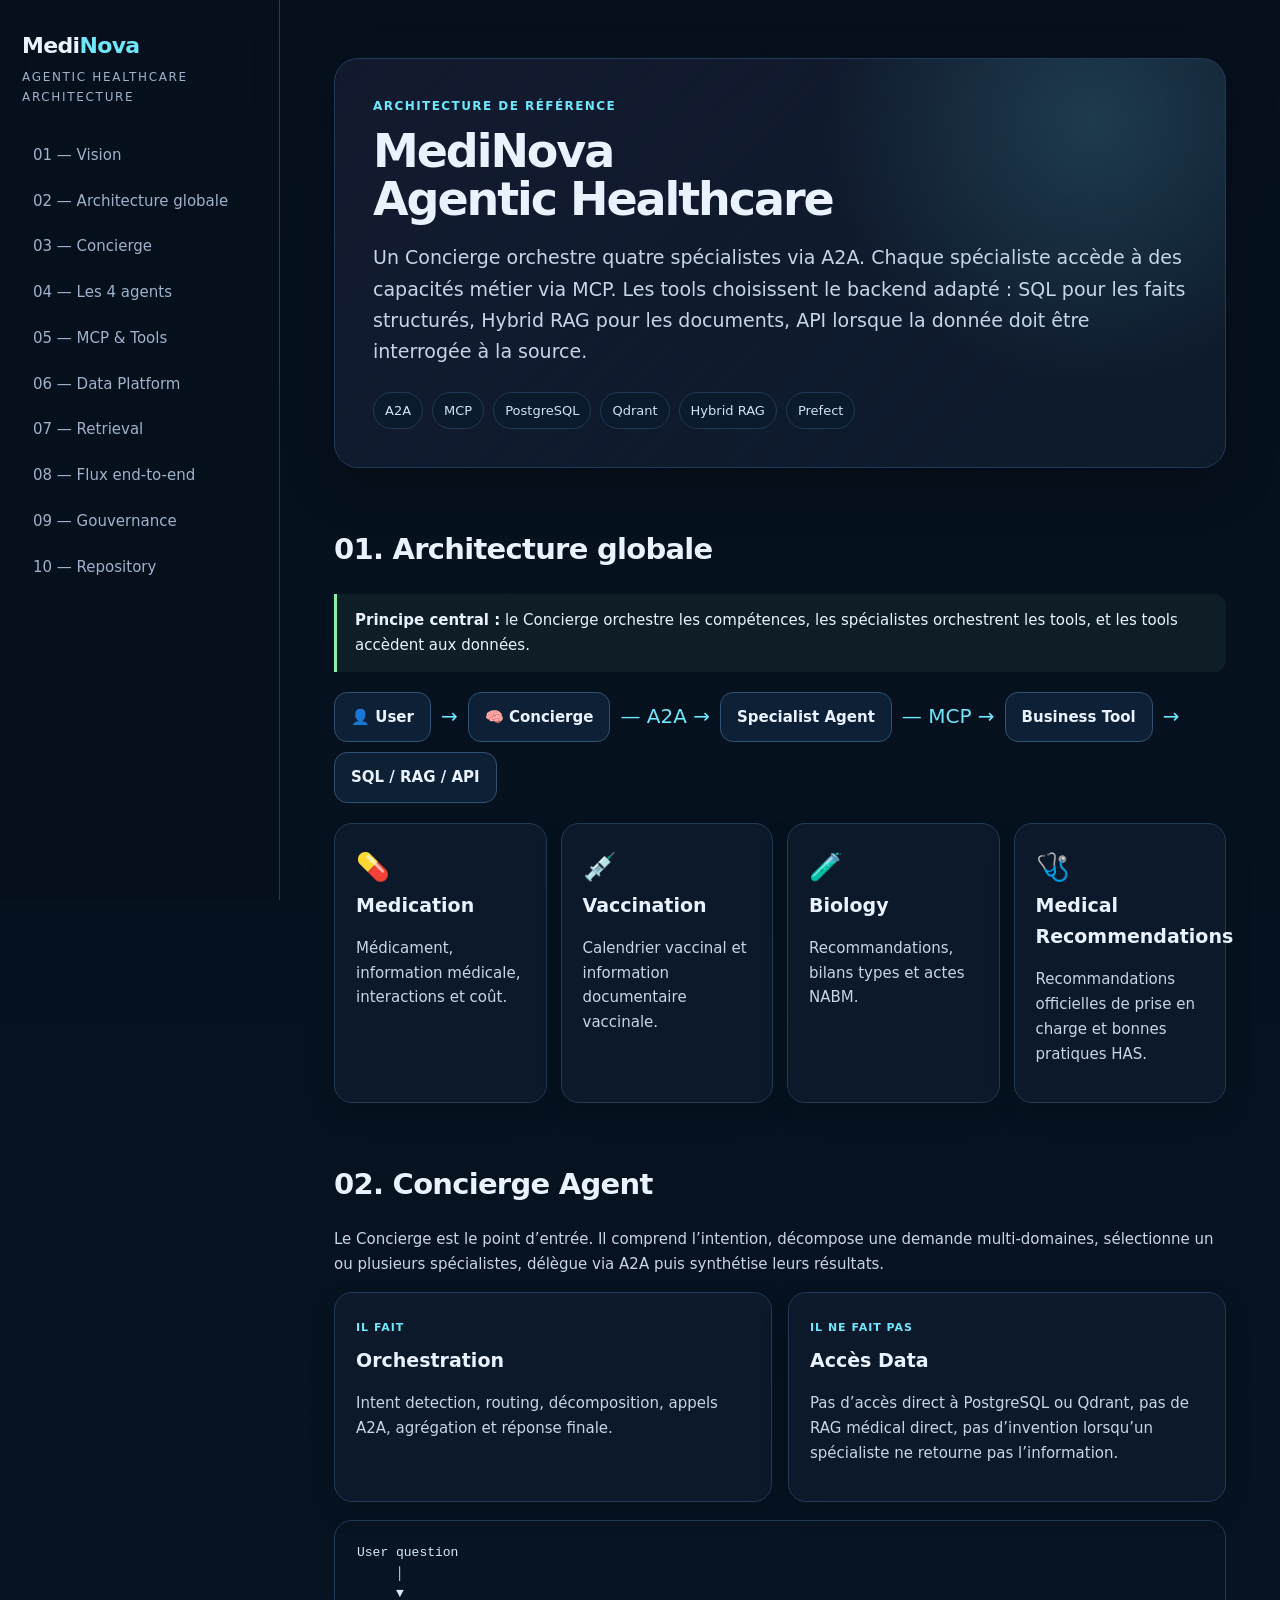
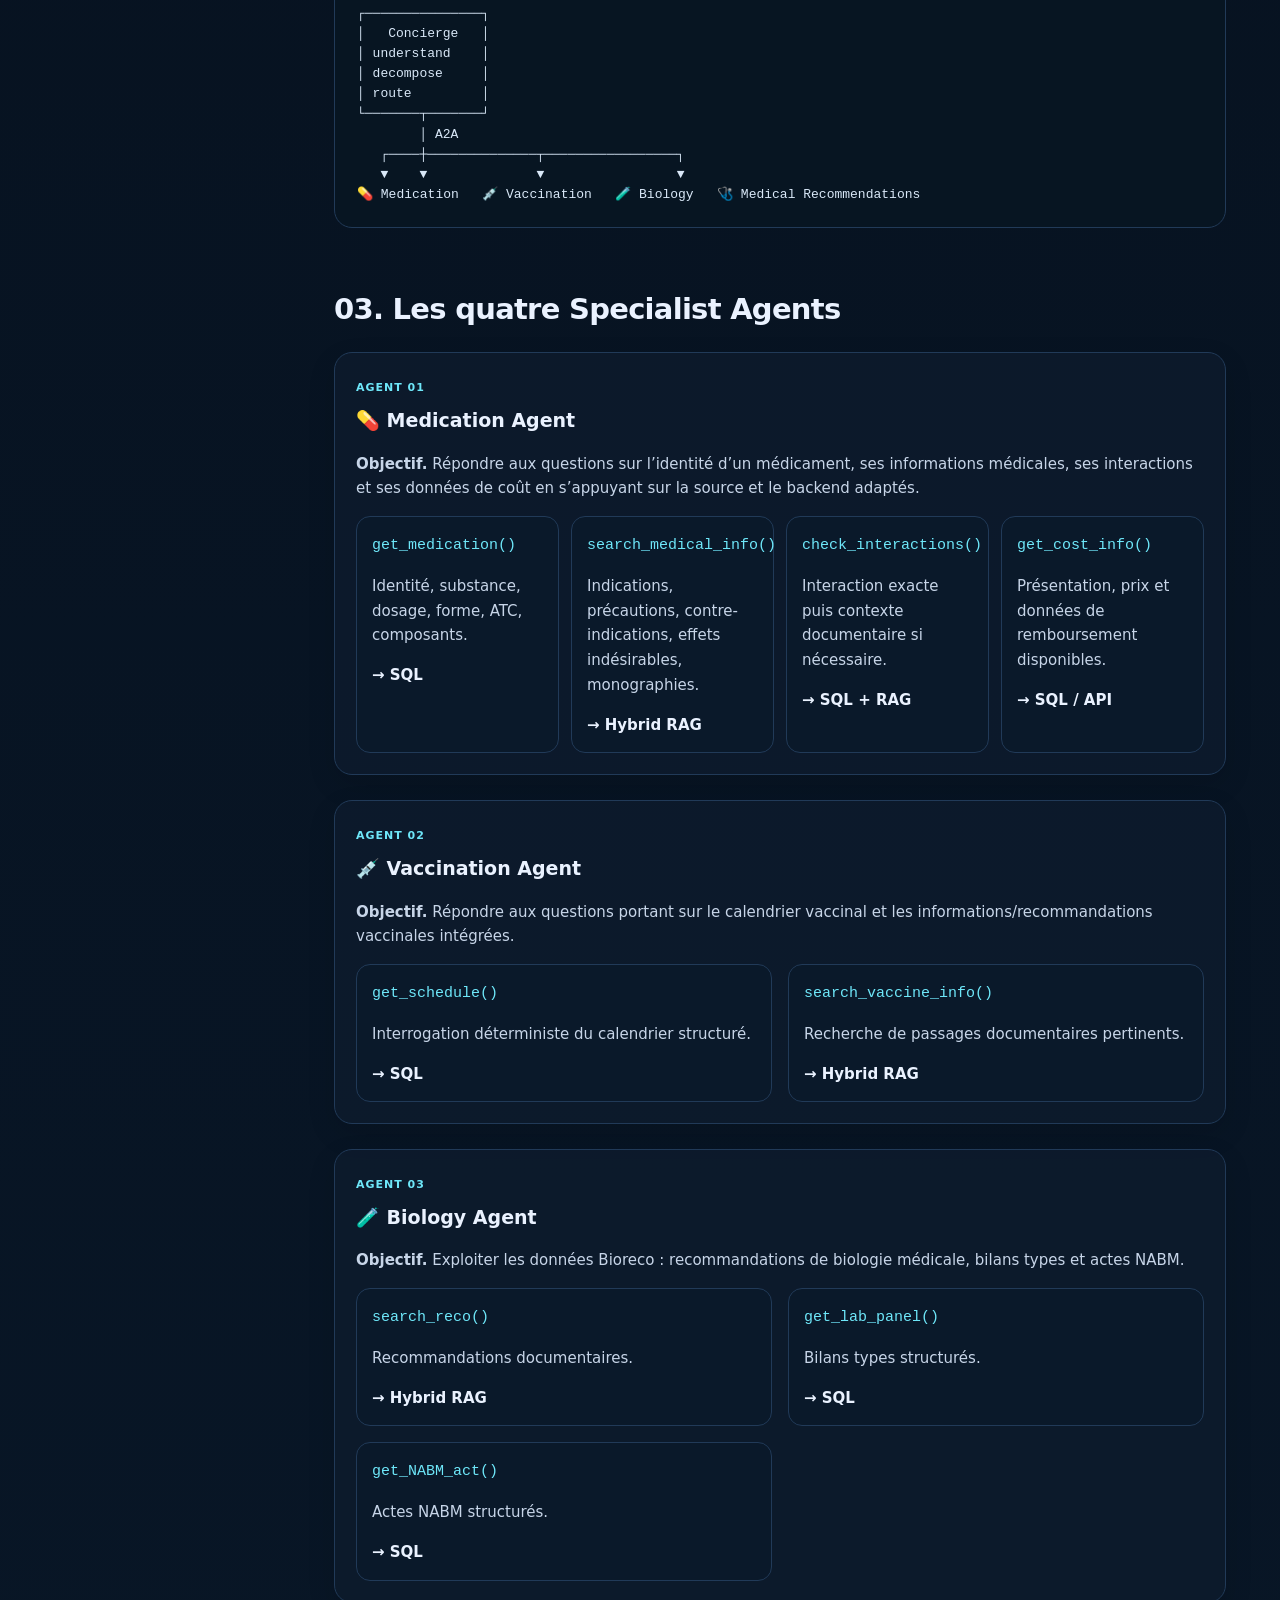
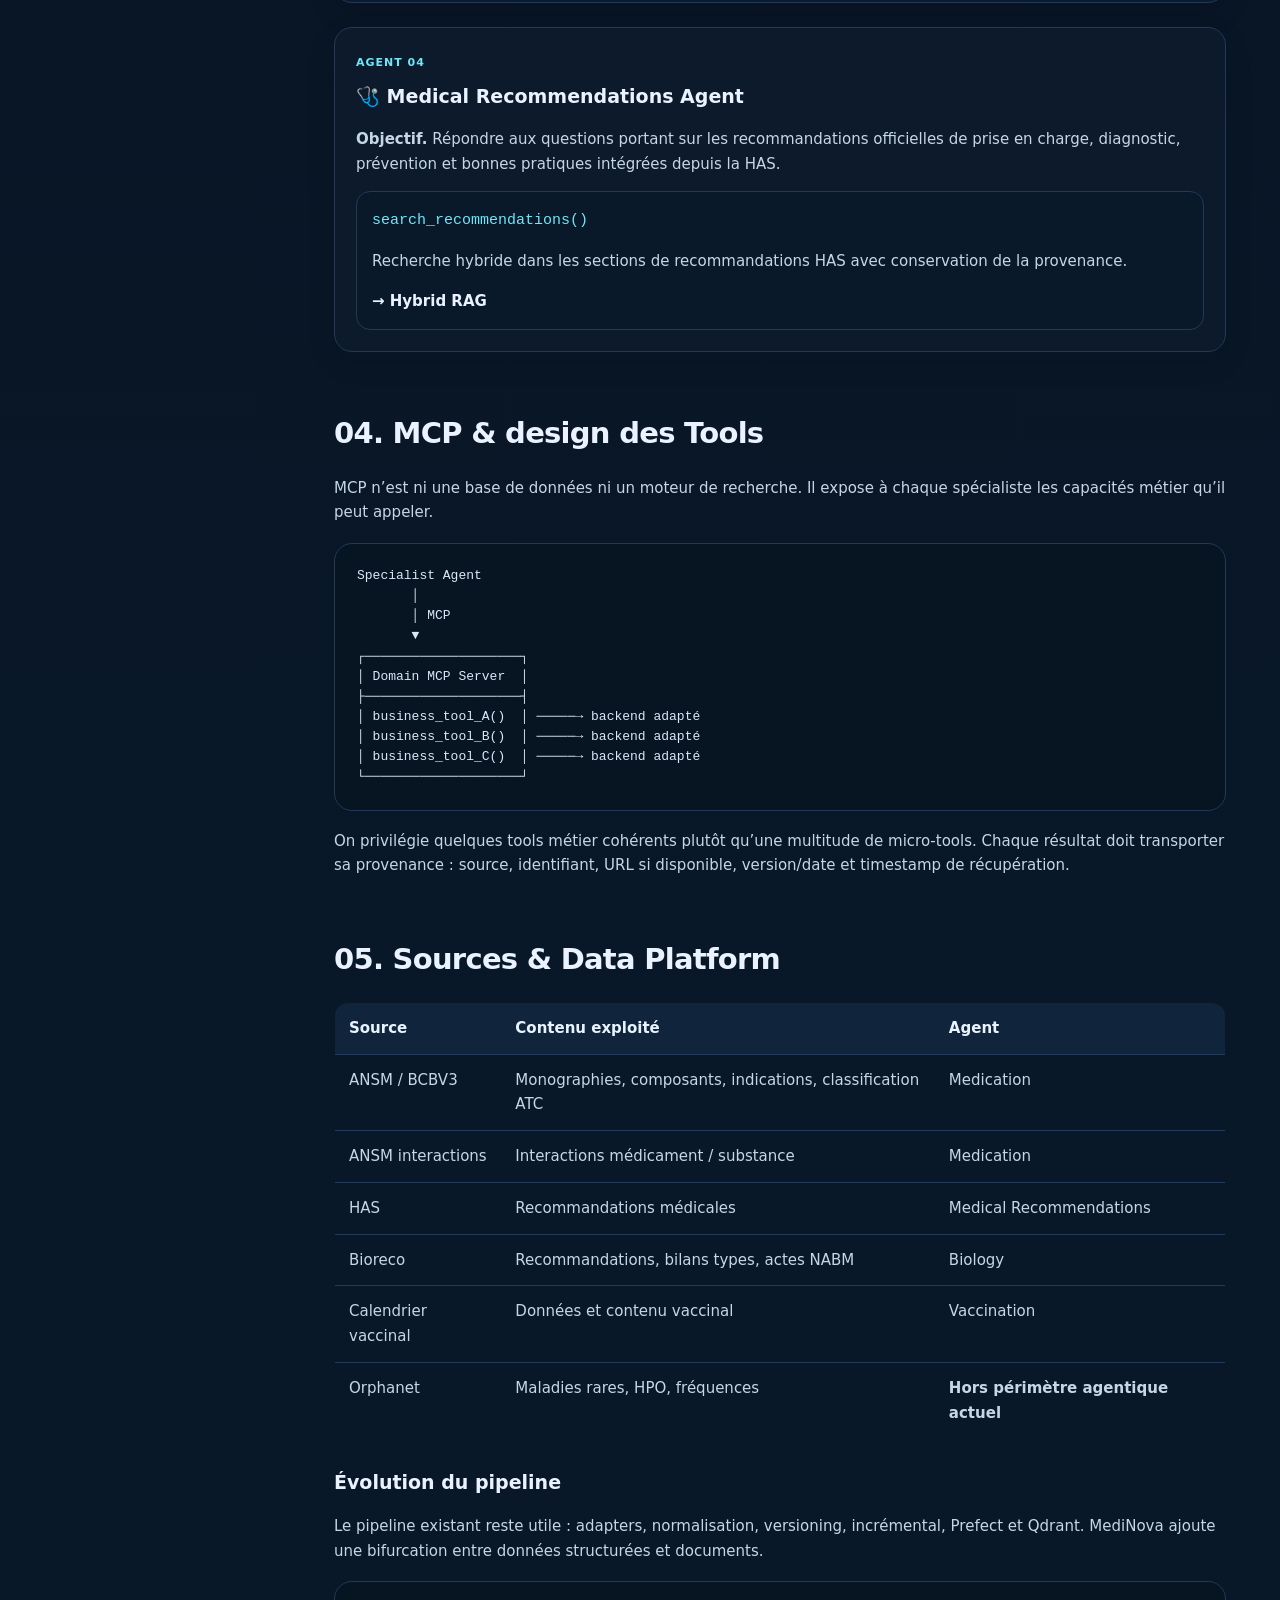
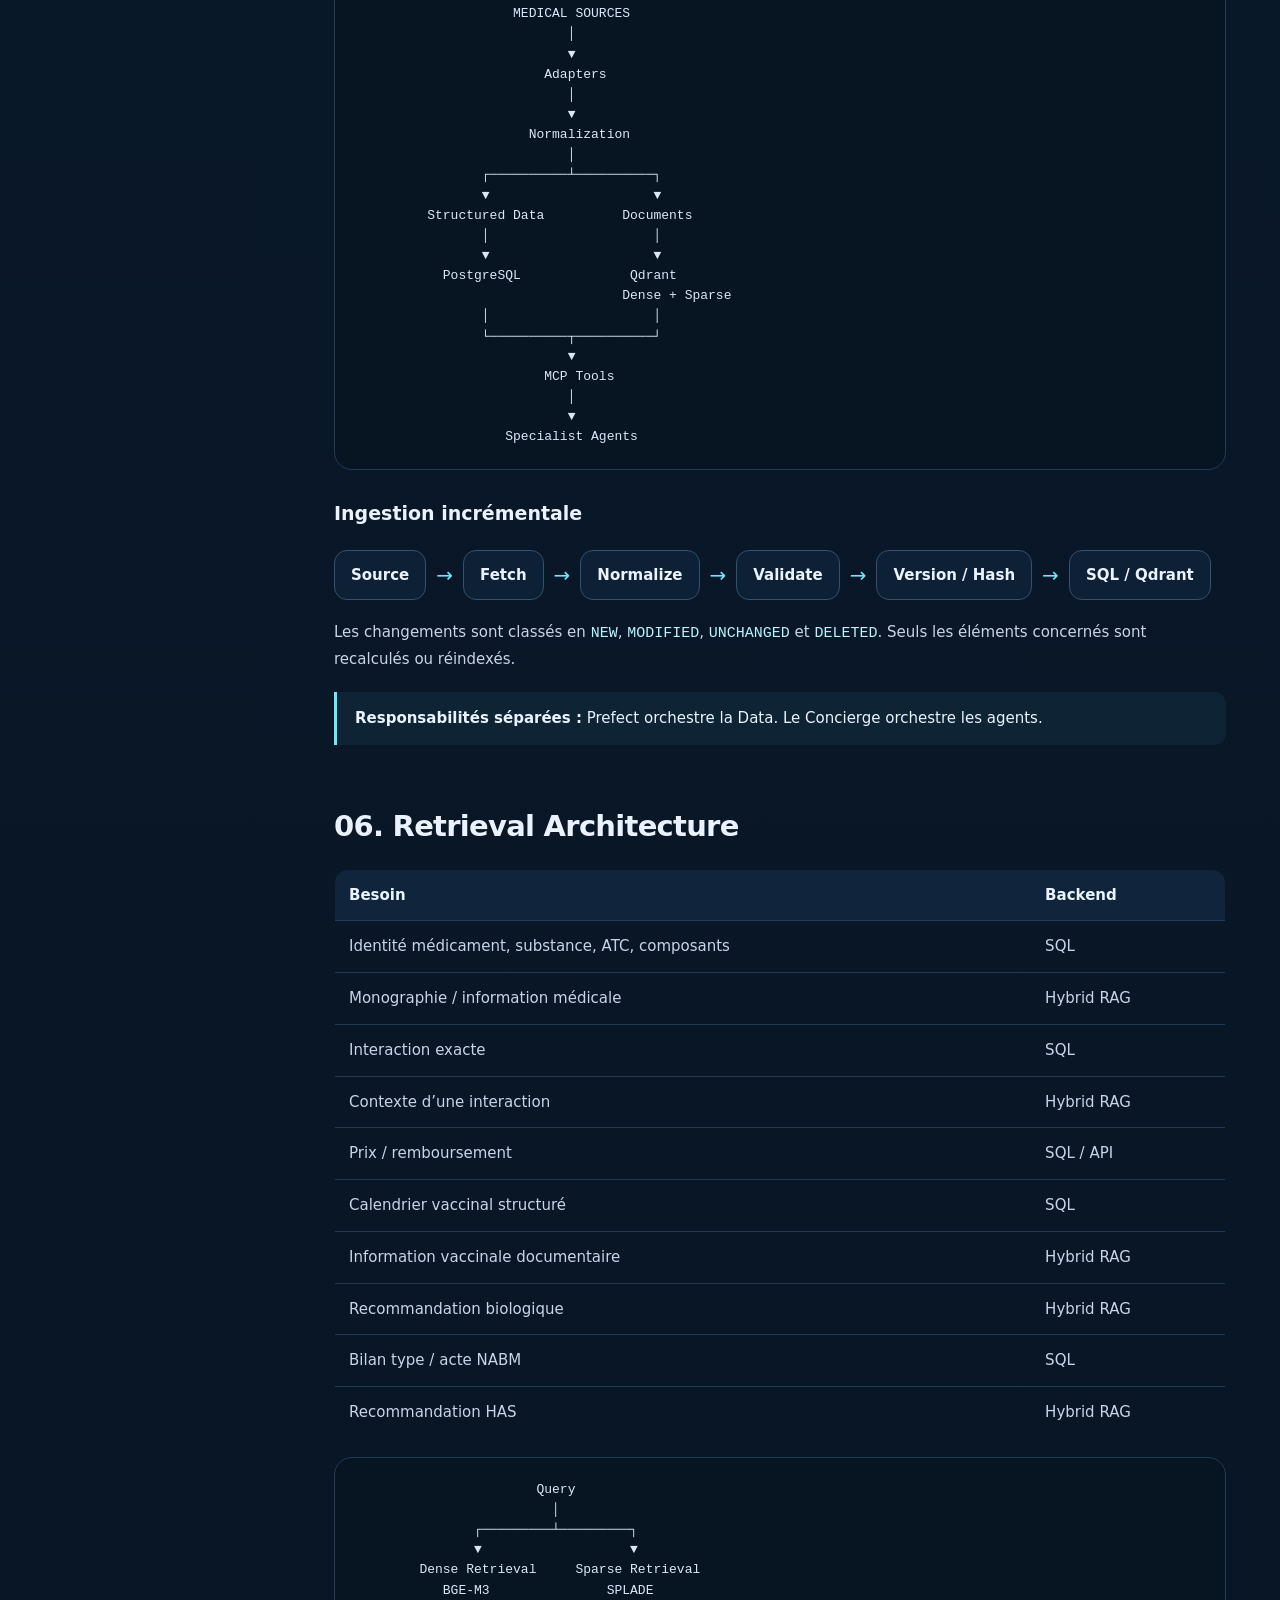
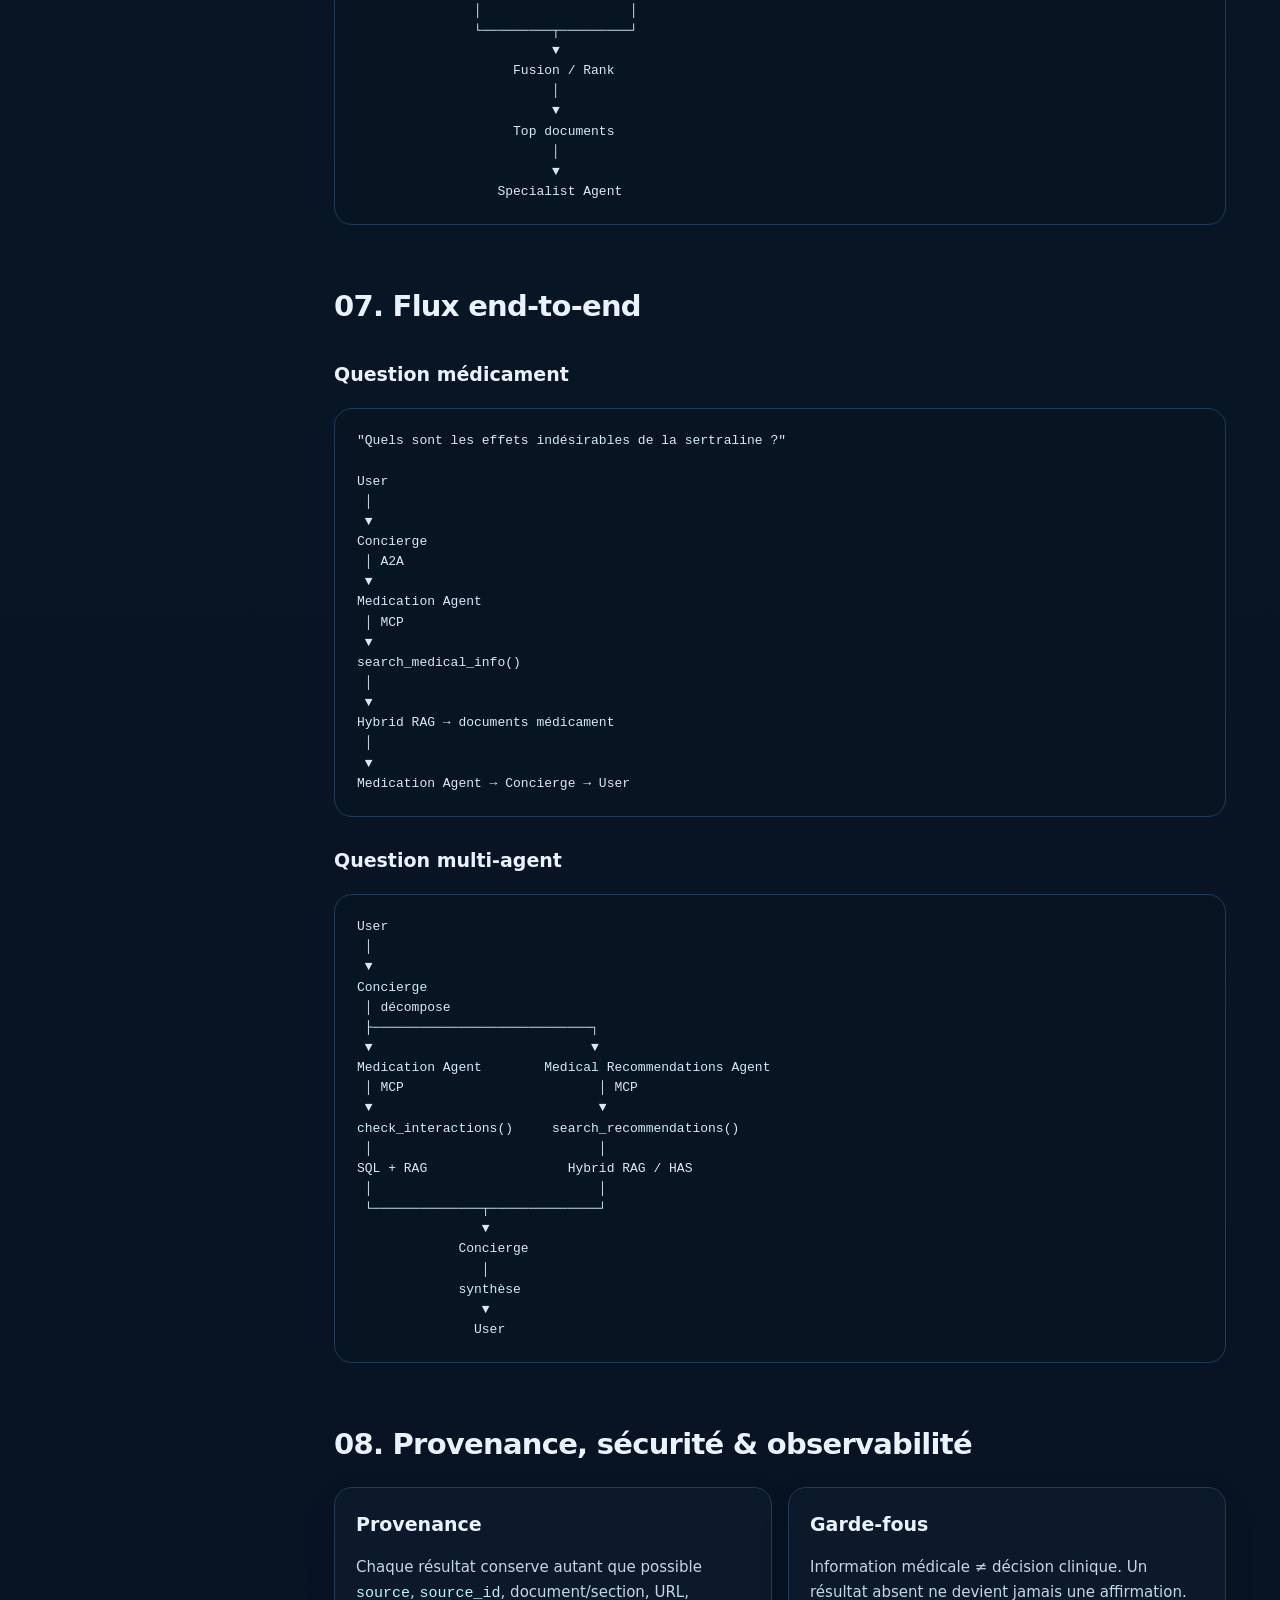
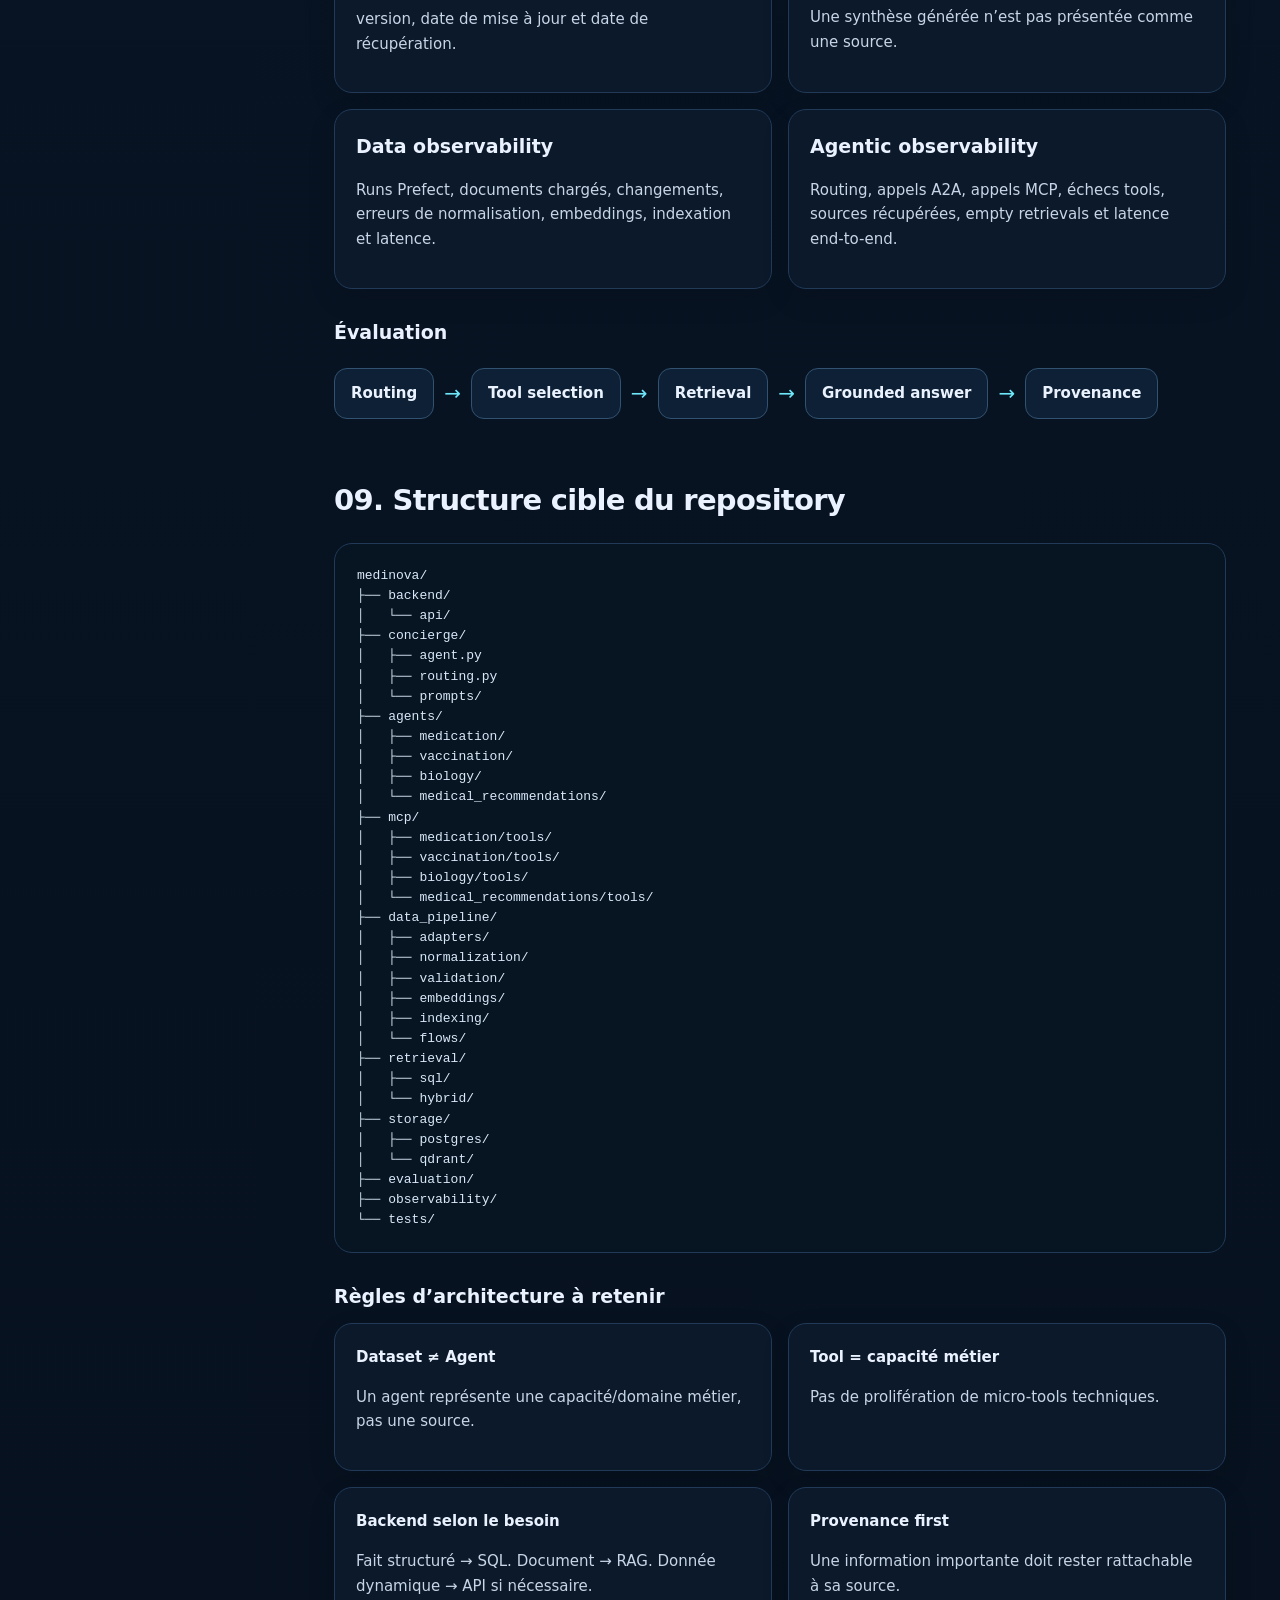
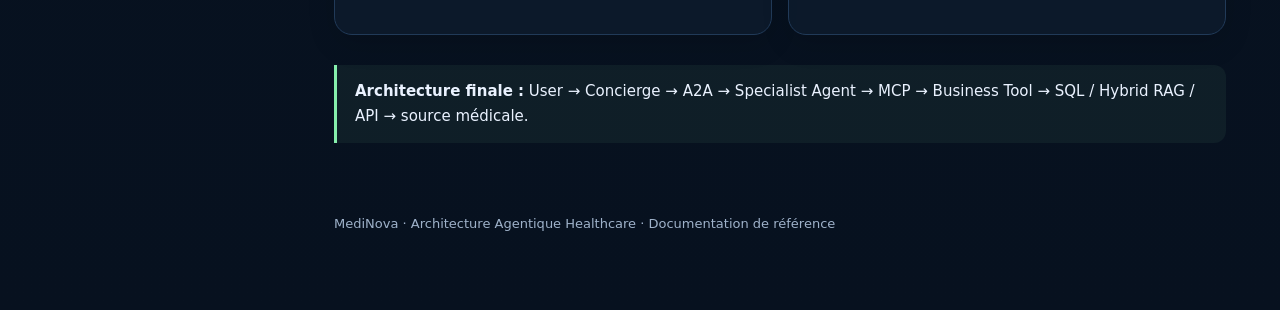
<file: docs/medinova_architecture_blog.html>
<!doctype html>
<html lang="fr">
<head>
<meta charset="utf-8">
<meta name="viewport" content="width=device-width,initial-scale=1">
<title>MediNova — Architecture Agentique Healthcare</title>
<style>
:root{
  --bg:#07111f;--panel:#0d1b2d;--panel2:#10243b;--text:#eaf2ff;--muted:#9fb2ca;
  --line:#213a58;--accent:#6ee7f9;--accent2:#a78bfa;--good:#86efac;--warn:#fde68a;
  --shadow:0 18px 50px rgba(0,0,0,.28)
}
*{box-sizing:border-box}html{scroll-behavior:smooth}
body{margin:0;font:15px/1.65 Inter,ui-sans-serif,system-ui,-apple-system,BlinkMacSystemFont,"Segoe UI",sans-serif;background:linear-gradient(180deg,#06101d,#091829 45%,#07111f);color:var(--text)}
a{color:inherit;text-decoration:none}
.shell{display:grid;grid-template-columns:280px minmax(0,1fr);min-height:100vh}
aside{position:sticky;top:0;height:100vh;padding:28px 22px;border-right:1px solid var(--line);background:rgba(6,16,29,.88);backdrop-filter:blur(16px);overflow:auto}
.brand{font-size:22px;font-weight:800;letter-spacing:-.03em}.brand span{color:var(--accent)}
.kicker{font-size:12px;color:var(--muted);text-transform:uppercase;letter-spacing:.14em;margin:4px 0 26px}
nav a{display:block;padding:9px 11px;margin:3px 0;border-radius:10px;color:var(--muted)}
nav a:hover{background:var(--panel2);color:var(--text)}
main{max-width:1180px;width:100%;padding:58px 54px 90px}
.hero{padding:38px;border:1px solid var(--line);border-radius:24px;background:radial-gradient(circle at 85% 15%,rgba(110,231,249,.16),transparent 32%),linear-gradient(135deg,rgba(167,139,250,.08),rgba(13,27,45,.94));box-shadow:var(--shadow)}
.eyebrow{color:var(--accent);font-weight:700;text-transform:uppercase;letter-spacing:.12em;font-size:12px}
h1{font-size:46px;line-height:1.05;margin:10px 0 18px;letter-spacing:-.045em}
h2{font-size:29px;margin:58px 0 18px;letter-spacing:-.025em}h3{font-size:19px;margin:28px 0 10px}
p{color:#c7d5e8}.lead{font-size:19px;max-width:850px}.muted{color:var(--muted)}
.pills{display:flex;flex-wrap:wrap;gap:9px;margin-top:24px}.pill{padding:7px 11px;border:1px solid var(--line);border-radius:999px;background:#0b1b2d;color:#cfe2f7;font-size:13px}
.grid{display:grid;grid-template-columns:repeat(2,minmax(0,1fr));gap:16px}.grid4{display:grid;grid-template-columns:repeat(4,minmax(0,1fr));gap:14px}
.card{border:1px solid var(--line);border-radius:18px;background:rgba(13,27,45,.78);padding:21px;box-shadow:0 10px 28px rgba(0,0,0,.12)}
.card h3{margin-top:0}.icon{font-size:27px}.tag{display:inline-block;font-size:11px;font-weight:800;letter-spacing:.09em;text-transform:uppercase;color:var(--accent);margin-bottom:8px}
.diagram{overflow:auto;border:1px solid var(--line);border-radius:18px;background:#071522;padding:22px;margin:18px 0}
pre{margin:0;color:#d9e8f8;font:13px/1.55 "SFMono-Regular",Consolas,monospace;white-space:pre}
.flow{display:flex;align-items:center;gap:10px;flex-wrap:wrap;margin:20px 0}
.node{border:1px solid #315270;background:#0d2035;padding:12px 16px;border-radius:13px;font-weight:700}.arrow{color:var(--accent);font-size:20px}
.toolrow{display:grid;grid-template-columns:repeat(4,minmax(0,1fr));gap:12px;margin-top:15px}.tool{padding:15px;border:1px solid var(--line);border-radius:14px;background:#0a192a}.tool code{color:var(--accent)}
table{width:100%;border-collapse:collapse;margin:18px 0;border:1px solid var(--line);border-radius:14px;overflow:hidden}
th,td{padding:13px 14px;border-bottom:1px solid var(--line);text-align:left;vertical-align:top}th{background:#10243b;color:#e8f3ff}td{color:#c7d5e8}
.callout{border-left:3px solid var(--accent);padding:14px 18px;background:rgba(110,231,249,.06);border-radius:0 12px 12px 0;margin:20px 0}
.good{border-left-color:var(--good);background:rgba(134,239,172,.06)}
code{font-family:"SFMono-Regular",Consolas,monospace;color:#b8f4ff}
hr{border:0;border-top:1px solid var(--line);margin:48px 0}
.footer{margin-top:70px;color:var(--muted);font-size:13px}
@media(max-width:950px){.shell{display:block}aside{position:relative;height:auto;border-right:0;border-bottom:1px solid var(--line)}nav{display:none}main{padding:30px 20px}.grid,.grid4,.toolrow{grid-template-columns:1fr}h1{font-size:36px}}
</style>
</head>
<body>
<div class="shell">
<aside>
  <div class="brand">Medi<span>Nova</span></div>
  <div class="kicker">Agentic Healthcare Architecture</div>
  <nav>
    <a href="#vision">01 — Vision</a>
    <a href="#architecture">02 — Architecture globale</a>
    <a href="#concierge">03 — Concierge</a>
    <a href="#agents">04 — Les 4 agents</a>
    <a href="#mcp">05 — MCP & Tools</a>
    <a href="#data">06 — Data Platform</a>
    <a href="#retrieval">07 — Retrieval</a>
    <a href="#flows">08 — Flux end-to-end</a>
    <a href="#governance">09 — Gouvernance</a>
    <a href="#repo">10 — Repository</a>
  </nav>
</aside>

<main>
<section class="hero" id="vision">
  <div class="eyebrow">Architecture de référence</div>
  <h1>MediNova<br>Agentic Healthcare</h1>
  <p class="lead">Un Concierge orchestre quatre spécialistes via A2A. Chaque spécialiste accède à des capacités métier via MCP. Les tools choisissent le backend adapté : SQL pour les faits structurés, Hybrid RAG pour les documents, API lorsque la donnée doit être interrogée à la source.</p>
  <div class="pills"><span class="pill">A2A</span><span class="pill">MCP</span><span class="pill">PostgreSQL</span><span class="pill">Qdrant</span><span class="pill">Hybrid RAG</span><span class="pill">Prefect</span></div>
</section>

<section id="architecture">
<h2>01. Architecture globale</h2>
<div class="callout good"><strong>Principe central :</strong> le Concierge orchestre les compétences, les spécialistes orchestrent les tools, et les tools accèdent aux données.</div>
<div class="flow">
  <div class="node">👤 User</div><div class="arrow">→</div>
  <div class="node">🧠 Concierge</div><div class="arrow">— A2A →</div>
  <div class="node">Specialist Agent</div><div class="arrow">— MCP →</div>
  <div class="node">Business Tool</div><div class="arrow">→</div>
  <div class="node">SQL / RAG / API</div>
</div>
<div class="grid4">
  <div class="card"><div class="icon">💊</div><h3>Medication</h3><p>Médicament, information médicale, interactions et coût.</p></div>
  <div class="card"><div class="icon">💉</div><h3>Vaccination</h3><p>Calendrier vaccinal et information documentaire vaccinale.</p></div>
  <div class="card"><div class="icon">🧪</div><h3>Biology</h3><p>Recommandations, bilans types et actes NABM.</p></div>
  <div class="card"><div class="icon">🩺</div><h3>Medical Recommendations</h3><p>Recommandations officielles de prise en charge et bonnes pratiques HAS.</p></div>
</div>
</section>

<section id="concierge">
<h2>02. Concierge Agent</h2>
<p>Le Concierge est le point d’entrée. Il comprend l’intention, décompose une demande multi-domaines, sélectionne un ou plusieurs spécialistes, délègue via A2A puis synthétise leurs résultats.</p>
<div class="grid">
  <div class="card"><span class="tag">Il fait</span><h3>Orchestration</h3><p>Intent detection, routing, décomposition, appels A2A, agrégation et réponse finale.</p></div>
  <div class="card"><span class="tag">Il ne fait pas</span><h3>Accès Data</h3><p>Pas d’accès direct à PostgreSQL ou Qdrant, pas de RAG médical direct, pas d’invention lorsqu’un spécialiste ne retourne pas l’information.</p></div>
</div>
<div class="diagram"><pre>User question
     │
     ▼
┌───────────────┐
│   Concierge   │
│ understand    │
│ decompose     │
│ route         │
└───────┬───────┘
        │ A2A
   ┌────┼──────────────┬─────────────────┐
   ▼    ▼              ▼                 ▼
💊 Medication   💉 Vaccination   🧪 Biology   🩺 Medical Recommendations</pre></div>
</section>

<section id="agents">
<h2>03. Les quatre Specialist Agents</h2>

<div class="card">
<span class="tag">Agent 01</span><h3>💊 Medication Agent</h3>
<p><strong>Objectif.</strong> Répondre aux questions sur l’identité d’un médicament, ses informations médicales, ses interactions et ses données de coût en s’appuyant sur la source et le backend adaptés.</p>
<div class="toolrow">
 <div class="tool"><code>get_medication()</code><p>Identité, substance, dosage, forme, ATC, composants.</p><strong>→ SQL</strong></div>
 <div class="tool"><code>search_medical_info()</code><p>Indications, précautions, contre-indications, effets indésirables, monographies.</p><strong>→ Hybrid RAG</strong></div>
 <div class="tool"><code>check_interactions()</code><p>Interaction exacte puis contexte documentaire si nécessaire.</p><strong>→ SQL + RAG</strong></div>
 <div class="tool"><code>get_cost_info()</code><p>Présentation, prix et données de remboursement disponibles.</p><strong>→ SQL / API</strong></div>
</div>
</div>

<br>
<div class="card">
<span class="tag">Agent 02</span><h3>💉 Vaccination Agent</h3>
<p><strong>Objectif.</strong> Répondre aux questions portant sur le calendrier vaccinal et les informations/recommandations vaccinales intégrées.</p>
<div class="grid">
 <div class="tool"><code>get_schedule()</code><p>Interrogation déterministe du calendrier structuré.</p><strong>→ SQL</strong></div>
 <div class="tool"><code>search_vaccine_info()</code><p>Recherche de passages documentaires pertinents.</p><strong>→ Hybrid RAG</strong></div>
</div>
</div>

<br>
<div class="card">
<span class="tag">Agent 03</span><h3>🧪 Biology Agent</h3>
<p><strong>Objectif.</strong> Exploiter les données Bioreco : recommandations de biologie médicale, bilans types et actes NABM.</p>
<div class="grid">
 <div class="tool"><code>search_reco()</code><p>Recommandations documentaires.</p><strong>→ Hybrid RAG</strong></div>
 <div class="tool"><code>get_lab_panel()</code><p>Bilans types structurés.</p><strong>→ SQL</strong></div>
 <div class="tool"><code>get_NABM_act()</code><p>Actes NABM structurés.</p><strong>→ SQL</strong></div>
</div>
</div>

<br>
<div class="card">
<span class="tag">Agent 04</span><h3>🩺 Medical Recommendations Agent</h3>
<p><strong>Objectif.</strong> Répondre aux questions portant sur les recommandations officielles de prise en charge, diagnostic, prévention et bonnes pratiques intégrées depuis la HAS.</p>
<div class="tool"><code>search_recommendations()</code><p>Recherche hybride dans les sections de recommandations HAS avec conservation de la provenance.</p><strong>→ Hybrid RAG</strong></div>
</div>
</section>

<section id="mcp">
<h2>04. MCP & design des Tools</h2>
<p>MCP n’est ni une base de données ni un moteur de recherche. Il expose à chaque spécialiste les capacités métier qu’il peut appeler.</p>
<div class="diagram"><pre>Specialist Agent
       │
       │ MCP
       ▼
┌────────────────────┐
│ Domain MCP Server  │
├────────────────────┤
│ business_tool_A()  │ ─────→ backend adapté
│ business_tool_B()  │ ─────→ backend adapté
│ business_tool_C()  │ ─────→ backend adapté
└────────────────────┘</pre></div>
<p>On privilégie quelques tools métier cohérents plutôt qu’une multitude de micro-tools. Chaque résultat doit transporter sa provenance : source, identifiant, URL si disponible, version/date et timestamp de récupération.</p>
</section>

<section id="data">
<h2>05. Sources & Data Platform</h2>
<table>
<thead><tr><th>Source</th><th>Contenu exploité</th><th>Agent</th></tr></thead>
<tbody>
<tr><td>ANSM / BCBV3</td><td>Monographies, composants, indications, classification ATC</td><td>Medication</td></tr>
<tr><td>ANSM interactions</td><td>Interactions médicament / substance</td><td>Medication</td></tr>
<tr><td>HAS</td><td>Recommandations médicales</td><td>Medical Recommendations</td></tr>
<tr><td>Bioreco</td><td>Recommandations, bilans types, actes NABM</td><td>Biology</td></tr>
<tr><td>Calendrier vaccinal</td><td>Données et contenu vaccinal</td><td>Vaccination</td></tr>
<tr><td>Orphanet</td><td>Maladies rares, HPO, fréquences</td><td><strong>Hors périmètre agentique actuel</strong></td></tr>
</tbody>
</table>

<h3>Évolution du pipeline</h3>
<p>Le pipeline existant reste utile : adapters, normalisation, versioning, incrémental, Prefect et Qdrant. MediNova ajoute une bifurcation entre données structurées et documents.</p>
<div class="diagram"><pre>                    MEDICAL SOURCES
                           │
                           ▼
                        Adapters
                           │
                           ▼
                      Normalization
                           │
                ┌──────────┴──────────┐
                ▼                     ▼
         Structured Data          Documents
                │                     │
                ▼                     ▼
           PostgreSQL              Qdrant
                                  Dense + Sparse
                │                     │
                └──────────┬──────────┘
                           ▼
                        MCP Tools
                           │
                           ▼
                   Specialist Agents</pre></div>

<h3>Ingestion incrémentale</h3>
<div class="flow"><div class="node">Source</div><div class="arrow">→</div><div class="node">Fetch</div><div class="arrow">→</div><div class="node">Normalize</div><div class="arrow">→</div><div class="node">Validate</div><div class="arrow">→</div><div class="node">Version / Hash</div><div class="arrow">→</div><div class="node">SQL / Qdrant</div></div>
<p>Les changements sont classés en <code>NEW</code>, <code>MODIFIED</code>, <code>UNCHANGED</code> et <code>DELETED</code>. Seuls les éléments concernés sont recalculés ou réindexés.</p>
<div class="callout"><strong>Responsabilités séparées :</strong> Prefect orchestre la Data. Le Concierge orchestre les agents.</div>
</section>

<section id="retrieval">
<h2>06. Retrieval Architecture</h2>
<table>
<thead><tr><th>Besoin</th><th>Backend</th></tr></thead>
<tbody>
<tr><td>Identité médicament, substance, ATC, composants</td><td>SQL</td></tr>
<tr><td>Monographie / information médicale</td><td>Hybrid RAG</td></tr>
<tr><td>Interaction exacte</td><td>SQL</td></tr>
<tr><td>Contexte d’une interaction</td><td>Hybrid RAG</td></tr>
<tr><td>Prix / remboursement</td><td>SQL / API</td></tr>
<tr><td>Calendrier vaccinal structuré</td><td>SQL</td></tr>
<tr><td>Information vaccinale documentaire</td><td>Hybrid RAG</td></tr>
<tr><td>Recommandation biologique</td><td>Hybrid RAG</td></tr>
<tr><td>Bilan type / acte NABM</td><td>SQL</td></tr>
<tr><td>Recommandation HAS</td><td>Hybrid RAG</td></tr>
</tbody>
</table>

<div class="diagram"><pre>                       Query
                         │
               ┌─────────┴─────────┐
               ▼                   ▼
        Dense Retrieval     Sparse Retrieval
           BGE-M3               SPLADE
               │                   │
               └─────────┬─────────┘
                         ▼
                    Fusion / Rank
                         │
                         ▼
                    Top documents
                         │
                         ▼
                  Specialist Agent</pre></div>
</section>

<section id="flows">
<h2>07. Flux end-to-end</h2>
<h3>Question médicament</h3>
<div class="diagram"><pre>"Quels sont les effets indésirables de la sertraline ?"

User
 │
 ▼
Concierge
 │ A2A
 ▼
Medication Agent
 │ MCP
 ▼
search_medical_info()
 │
 ▼
Hybrid RAG → documents médicament
 │
 ▼
Medication Agent → Concierge → User</pre></div>

<h3>Question multi-agent</h3>
<div class="diagram"><pre>User
 │
 ▼
Concierge
 │ décompose
 ├────────────────────────────┐
 ▼                            ▼
Medication Agent        Medical Recommendations Agent
 │ MCP                         │ MCP
 ▼                             ▼
check_interactions()     search_recommendations()
 │                             │
SQL + RAG                  Hybrid RAG / HAS
 │                             │
 └──────────────┬──────────────┘
                ▼
             Concierge
                │
             synthèse
                ▼
               User</pre></div>
</section>

<section id="governance">
<h2>08. Provenance, sécurité & observabilité</h2>
<div class="grid">
<div class="card"><h3>Provenance</h3><p>Chaque résultat conserve autant que possible <code>source</code>, <code>source_id</code>, document/section, URL, version, date de mise à jour et date de récupération.</p></div>
<div class="card"><h3>Garde-fous</h3><p>Information médicale ≠ décision clinique. Un résultat absent ne devient jamais une affirmation. Une synthèse générée n’est pas présentée comme une source.</p></div>
<div class="card"><h3>Data observability</h3><p>Runs Prefect, documents chargés, changements, erreurs de normalisation, embeddings, indexation et latence.</p></div>
<div class="card"><h3>Agentic observability</h3><p>Routing, appels A2A, appels MCP, échecs tools, sources récupérées, empty retrievals et latence end-to-end.</p></div>
</div>

<h3>Évaluation</h3>
<div class="flow"><div class="node">Routing</div><div class="arrow">→</div><div class="node">Tool selection</div><div class="arrow">→</div><div class="node">Retrieval</div><div class="arrow">→</div><div class="node">Grounded answer</div><div class="arrow">→</div><div class="node">Provenance</div></div>
</section>

<section id="repo">
<h2>09. Structure cible du repository</h2>
<div class="diagram"><pre>medinova/
├── backend/
│   └── api/
├── concierge/
│   ├── agent.py
│   ├── routing.py
│   └── prompts/
├── agents/
│   ├── medication/
│   ├── vaccination/
│   ├── biology/
│   └── medical_recommendations/
├── mcp/
│   ├── medication/tools/
│   ├── vaccination/tools/
│   ├── biology/tools/
│   └── medical_recommendations/tools/
├── data_pipeline/
│   ├── adapters/
│   ├── normalization/
│   ├── validation/
│   ├── embeddings/
│   ├── indexing/
│   └── flows/
├── retrieval/
│   ├── sql/
│   └── hybrid/
├── storage/
│   ├── postgres/
│   └── qdrant/
├── evaluation/
├── observability/
└── tests/</pre></div>

<h3>Règles d’architecture à retenir</h3>
<div class="grid">
 <div class="card"><strong>Dataset ≠ Agent</strong><p>Un agent représente une capacité/domaine métier, pas une source.</p></div>
 <div class="card"><strong>Tool = capacité métier</strong><p>Pas de prolifération de micro-tools techniques.</p></div>
 <div class="card"><strong>Backend selon le besoin</strong><p>Fait structuré → SQL. Document → RAG. Donnée dynamique → API si nécessaire.</p></div>
 <div class="card"><strong>Provenance first</strong><p>Une information importante doit rester rattachable à sa source.</p></div>
</div>

<div class="callout good" style="margin-top:30px"><strong>Architecture finale :</strong> User → Concierge → A2A → Specialist Agent → MCP → Business Tool → SQL / Hybrid RAG / API → source médicale.</div>
<div class="footer">MediNova · Architecture Agentique Healthcare · Documentation de référence</div>
</section>
</main>
</div>
</body>
</html>
</file>
